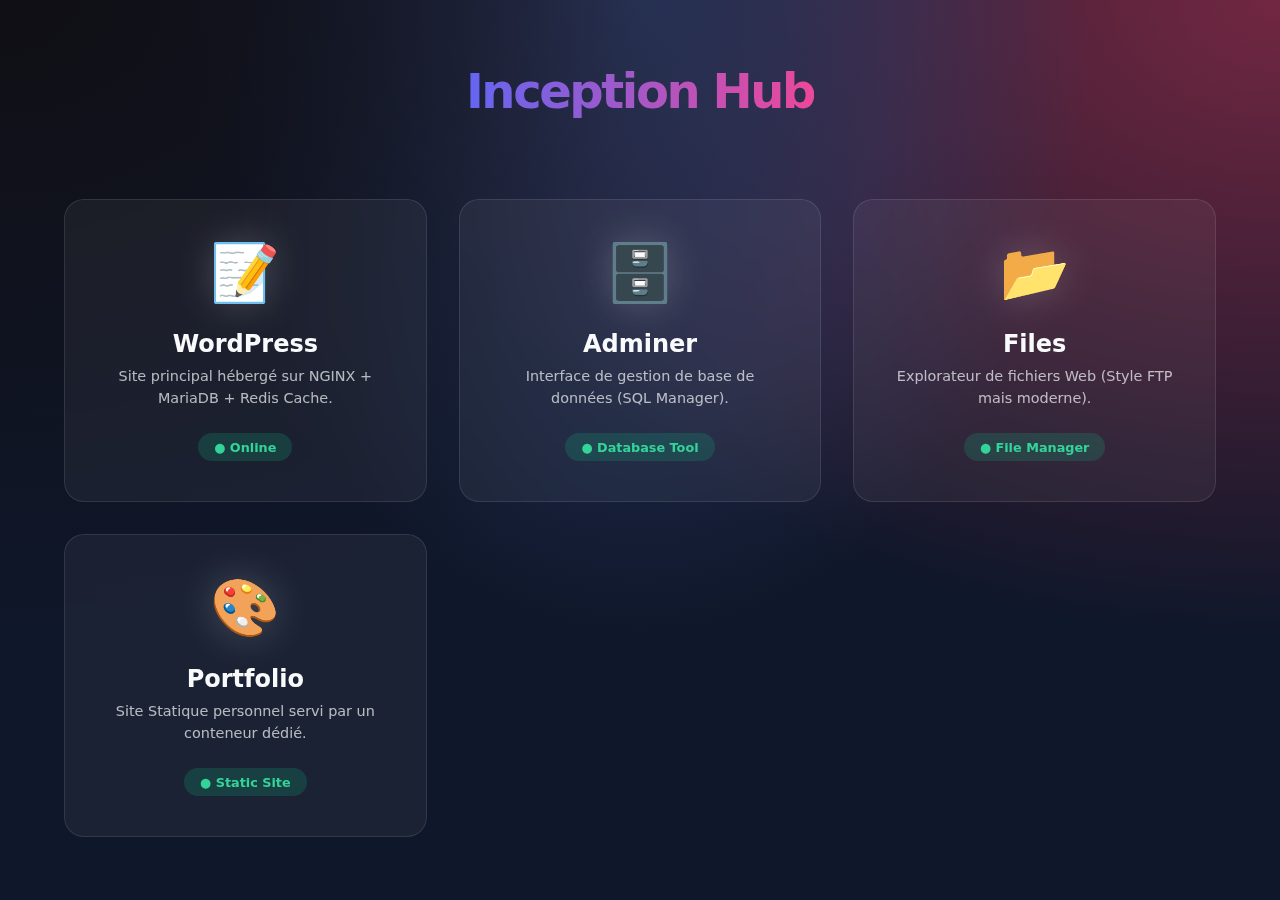
<file: bonus/srcs/requirements/dashboard/public/index.html>
<!DOCTYPE html>
<html lang="fr">

<head>
    <meta charset="UTF-8">
    <meta name="viewport" content="width=device-width, initial-scale=1.0">
    <title>Inception Hub</title>
    <style>
        :root {
            --primary: #6366f1;
            --secondary: #ec4899;
            --bg: #0f172a;
            --card-bg: rgba(255, 255, 255, 0.05);
            --card-border: rgba(255, 255, 255, 0.1);
            --text: #f8fafc;
        }

        body {
            margin: 0;
            padding: 0;
            font-family: 'Inter', system-ui, -apple-system, sans-serif;
            background-color: var(--bg);
            background-image:
                radial-gradient(at 0% 0%, hsla(253, 16%, 7%, 1) 0, transparent 50%),
                radial-gradient(at 50% 0%, hsla(225, 39%, 30%, 1) 0, transparent 50%),
                radial-gradient(at 100% 0%, hsla(339, 49%, 30%, 1) 0, transparent 50%);
            min-height: 100vh;
            color: var(--text);
            display: flex;
            flex-direction: column;
            align-items: center;
            justify-content: center;
        }

        h1 {
            font-size: 3rem;
            font-weight: 800;
            background: linear-gradient(to right, var(--primary), var(--secondary));
            -webkit-background-clip: text;
            -webkit-text-fill-color: transparent;
            margin-bottom: 3rem;
            text-align: center;
            letter-spacing: -0.05em;
        }

        .grid {
            display: grid;
            grid-template-columns: repeat(auto-fit, minmax(280px, 1fr));
            gap: 2rem;
            width: 90%;
            max-width: 1200px;
            padding: 2rem;
        }

        .card {
            background: var(--card-bg);
            backdrop-filter: blur(12px);
            border: 1px solid var(--card-border);
            border-radius: 20px;
            padding: 2.5rem;
            text-decoration: none;
            color: var(--text);
            transition: all 0.4s cubic-bezier(0.4, 0, 0.2, 1);
            position: relative;
            overflow: hidden;
            display: flex;
            flex-direction: column;
            align-items: center;
            text-align: center;
        }

        .card::before {
            content: '';
            position: absolute;
            top: 0;
            left: 0;
            width: 100%;
            height: 100%;
            background: linear-gradient(45deg, transparent, rgba(255, 255, 255, 0.03), transparent);
            transform: translateY(100%);
            transition: 0.5s;
        }

        .card:hover {
            transform: translateY(-8px);
            border-color: rgba(255, 255, 255, 0.3);
            box-shadow: 0 20px 40px rgba(0, 0, 0, 0.4);
        }

        .card:hover::before {
            transform: translateY(-100%);
        }

        .icon {
            font-size: 3.5rem;
            margin-bottom: 1.5rem;
            filter: drop-shadow(0 0 20px rgba(255, 255, 255, 0.2));
        }

        .title {
            font-size: 1.5rem;
            font-weight: 700;
            margin-bottom: 0.5rem;
        }

        .desc {
            font-size: 0.9rem;
            opacity: 0.7;
            line-height: 1.5;
        }

        .status {
            margin-top: 1.5rem;
            padding: 0.4rem 1rem;
            background: rgba(16, 185, 129, 0.2);
            color: #34d399;
            border-radius: 20px;
            font-size: 0.8rem;
            font-weight: 600;
        }
    </style>
</head>

<body>
    <h1>Inception Hub</h1>
    <div class="grid">
        <!-- WordPress -->
        <a href="/" class="card">
            <div class="icon">📝</div>
            <div class="title">WordPress</div>
            <div class="desc">Site principal hébergé sur NGINX + MariaDB + Redis Cache.</div>
            <div class="status">● Online</div>
        </a>

        <!-- Adminer -->
        <a href="/adminer/" class="card">
            <div class="icon">🗄️</div>
            <div class="title">Adminer</div>
            <div class="desc">Interface de gestion de base de données (SQL Manager).</div>
            <div class="status">● Database Tool</div>
        </a>

        <!-- File Browser -->
        <a href="/filebrowser/" class="card">
            <div class="icon">📂</div>
            <div class="title">Files</div>
            <div class="desc">Explorateur de fichiers Web (Style FTP mais moderne).</div>
            <div class="status">● File Manager</div>
        </a>

        <!-- Portfolio -->
        <a href="/portfolio/" class="card">
            <div class="icon">🎨</div>
            <div class="title">Portfolio</div>
            <div class="desc">Site Statique personnel servi par un conteneur dédié.</div>
            <div class="status">● Static Site</div>
        </a>
    </div>
</body>

</html>
</file>
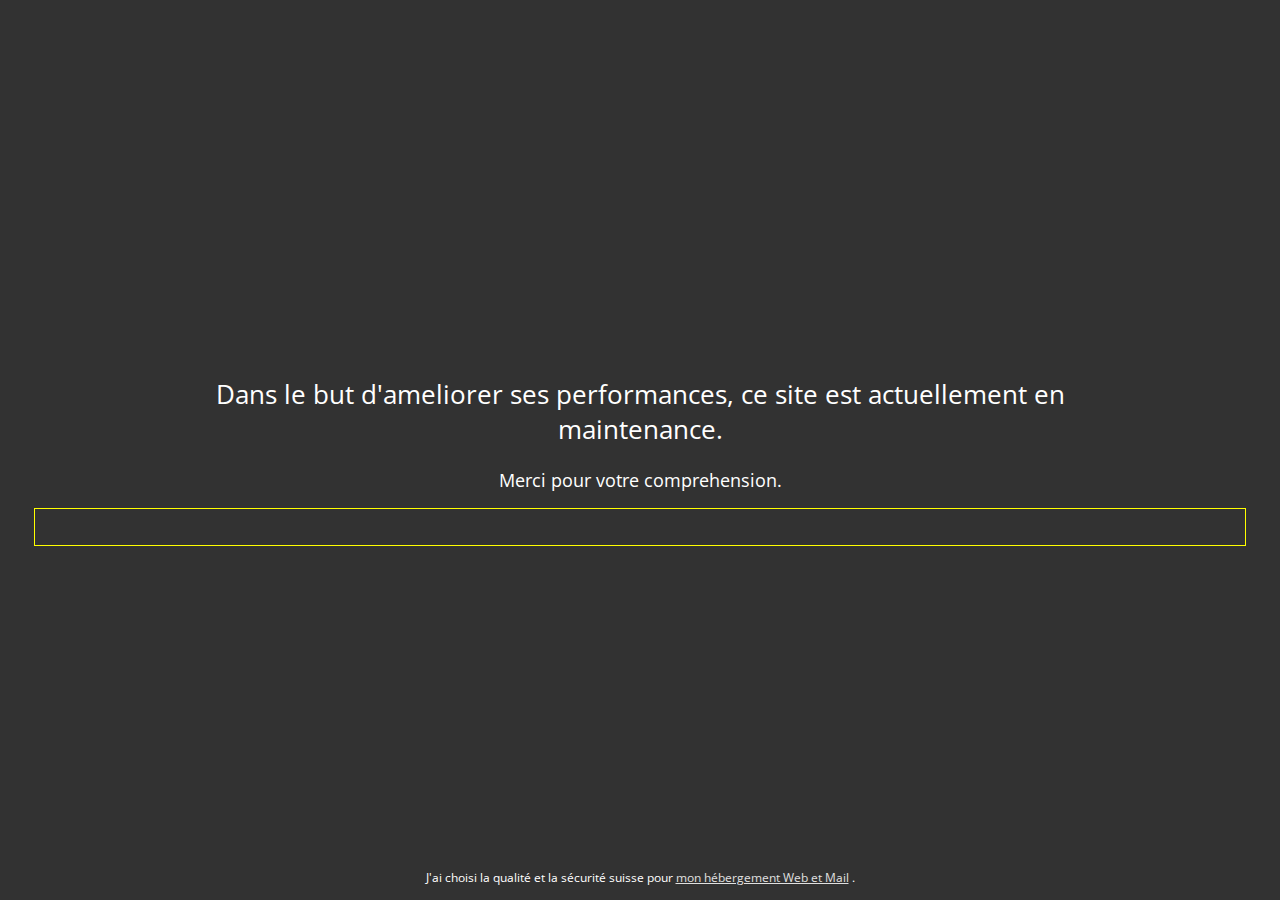
<file: ressourcess/public/.infomaniak-maintenance.html>
<!DOCTYPE html>
<html lang="fr">
  <head>
    <meta charset="UTF-8" />
    <title>Site en maintenance</title>
    <meta name="description" content="" />
    <meta name="generator" content="hosting-page-builder" />
    <meta name="viewport" content="width=device-width, initial-scale=1" />
    <meta name="og:url" content="http://167mbxbwfwl.preview.infomaniak.website/.infomaniak-maintenance.html" />
    <meta name="og:locale" content="fr" />
    <meta name="og:type" content="website" />
    <meta name="og:title" content="Site en maintenance" />
    <meta name="og:description" content="" />
    <meta name="og:updated_time" content="1762034282" />
    <link
      rel="stylesheet"
      href="https://assets.storage.infomaniak.com/fonts/font-awesome/4.3.0/css/font-awesome.min.css" />
    <link rel="stylesheet" href="https://fonts.googleapis.com/css?family=Open Sans" />
    <style>
      html,
      body {
        height: 100%;
        padding: 0;
        margin: 0;
      }
      .page {
        position: relative;
        display: table;
        table-layout: fixed;
        width: 100%;
        height: 100%;
        line-height: normal;
        text-align: center;
        font-family: Open Sans, sans-serif;
        font-size: 1.1em;
        color: #fff;
        background-color: #f0f0f0;
        background-size: cover;
        background-position: 50% 50%;
        background-repeat: no-repeat;
        background-attachment: fixed;
      }
      h1,
      h2,
      h3,
      h4,
      h5 {
        line-height: 1.3;
        font-weight: normal;
      }
      .bg-position-top {
        background-position: 50% 0;
      }
      .bg-position-middle {
        background-position: 50% 50%;
      }
      .bg-position-bottom {
        background-position: 50% 100%;
      }
      .page:before {
        content: '';
        position: absolute;
        top: 0;
        left: 0;
        bottom: 0;
        right: 0;
        filter: alpha(opacity=40);
        -ms-filter: 'progid:DXImageTransform.Microsoft.Alpha(Opacity=40)';
        opacity: 0.4;
      }
      img {
        max-width: 100%;
        width: auto\9;
        height: auto;
      }
      a,
      a:link {
        color: inherit;
        filter: alpha(opacity=85);
        -ms-filter: 'progid:DXImageTransform.Microsoft.Alpha(Opacity=85)';
        opacity: 0.85;
      }
      a:hover,
      a:focus,
      a:active {
        filter: alpha(opacity=100);
        -ms-filter: 'progid:DXImageTransform.Microsoft.Alpha(Opacity=100)';
        opacity: 1;
        -webkit-transition: all 0.3s ease-in-out;
        transition: all 0.3s ease-in-out;
      }
      ul,
      ol {
        display: inline-block;
        text-align: left;
        max-width: 50%;
      }
      .container {
        position: relative;
        display: table-cell;
        width: 100%;
        vertical-align: middle;
        padding: 1em 2em;
        z-index: 1;
      }
      .content {
        max-width: 900px;
        margin: 0 auto;
      }
      .social-links:empty {
        outline: 1px solid yellow;
      }
      .social-links {
        padding: 1em 0;
        vertical-align: middle;
      }
      .social-links a {
        padding: 0 0.3em;
        line-height: normal;
      }
      .hosting-info {
        position: absolute;
        display: block;
        bottom: 0;
        left: 0;
        right: 0;
        padding: 1em;
        font-size: 0.8em;
      }
      .hosting-info p {
        margin: 0;
        padding: 0;
        font-size: 12px;
      }
      .overlay-dark {
        background-color: #333;
      }
      .overlay-dark:before {
        background-color: #333;
      }
      .overlay-bright {
        background-color: white;
      }
      .overlay-bright:before {
        background-color: white;
        filter: alpha(opacity=70);
        -ms-filter: 'progid:DXImageTransform.Microsoft.Alpha(Opacity=70)';
        opacity: 0.7;
      }
      @media screen {
        .page[class] {
          background-image: url('https://assets.storage.infomaniak.website/images/background/unsplash/2Q8zDWkj0Yw-medium.jpg');
        }
      }
      body.debug:after {
        content: 'default';
        position: fixed;
        left: 0;
        bottom: 0;
        background-color: white;
        color: black;
        padding: 0.5em;
        font-size: 10px;
        text-transform: uppercase;
      }
      @media screen and (max-width: 640px) {
        body.debug:after {
          content: 'small';
        }
        h1 {
          font-size: 2em;
        }
        ul,
        ol {
          max-width: none;
        }
        .page {
          min-width: 300px;
        }
        .page .container {
          padding: 3em;
        }
        .page,
        .page[class] {
          background-image: url('https://assets.storage.infomaniak.website/images/background/unsplash/2Q8zDWkj0Yw-small.jpg');
        }
      }
      @media screen and (min-width: 641px) and (max-width: 1199px), (min-height: 500px) and (max-height: 1199px) {
        body.debug:after {
          content: 'medium';
        }
        .page,
        .page[class] {
          background-image: url('https://assets.storage.infomaniak.website/images/background/unsplash/2Q8zDWkj0Yw-medium.jpg');
        }
      }
      @media screen and (min-width: 1200px) {
        body.debug:after {
          content: 'large';
        }
        .page,
        .page[class] {
          background-image: url('https://assets.storage.infomaniak.website/images/background/unsplash/2Q8zDWkj0Yw-large.jpg');
        }
      }
      .page .fallback-bg {
        display: none;
      }
      .ie8 .page .fallback-bg {
        display: block;
        position: absolute;
        top: 0;
        left: 0;
        right: 0;
        bottom: 0;
        width: 100%;
        height: 100%;
        max-width: inherit;
        z-index: 0;
      }
    </style>
  </head>
  <body>
    <div id="page" class="page overlay-dark bg-position-middle">
      <div class="container">
        <div class="content">
          <h2>Dans le but d'ameliorer ses performances, ce site est actuellement en maintenance.</h2>
          <p>Merci pour votre comprehension.</p>
        </div>
        <div class="social-links"></div>
        <div class="hosting-info">
          <p>
            J&#39;ai choisi la qualité et la sécurité suisse pour
            <a href="https://www.infomaniak.com/fr/hebergement/classic" target="_blank">mon hébergement Web et Mail</a>
            .
          </p>
        </div>
      </div>
    </div>
  </body>
</html>
</file>
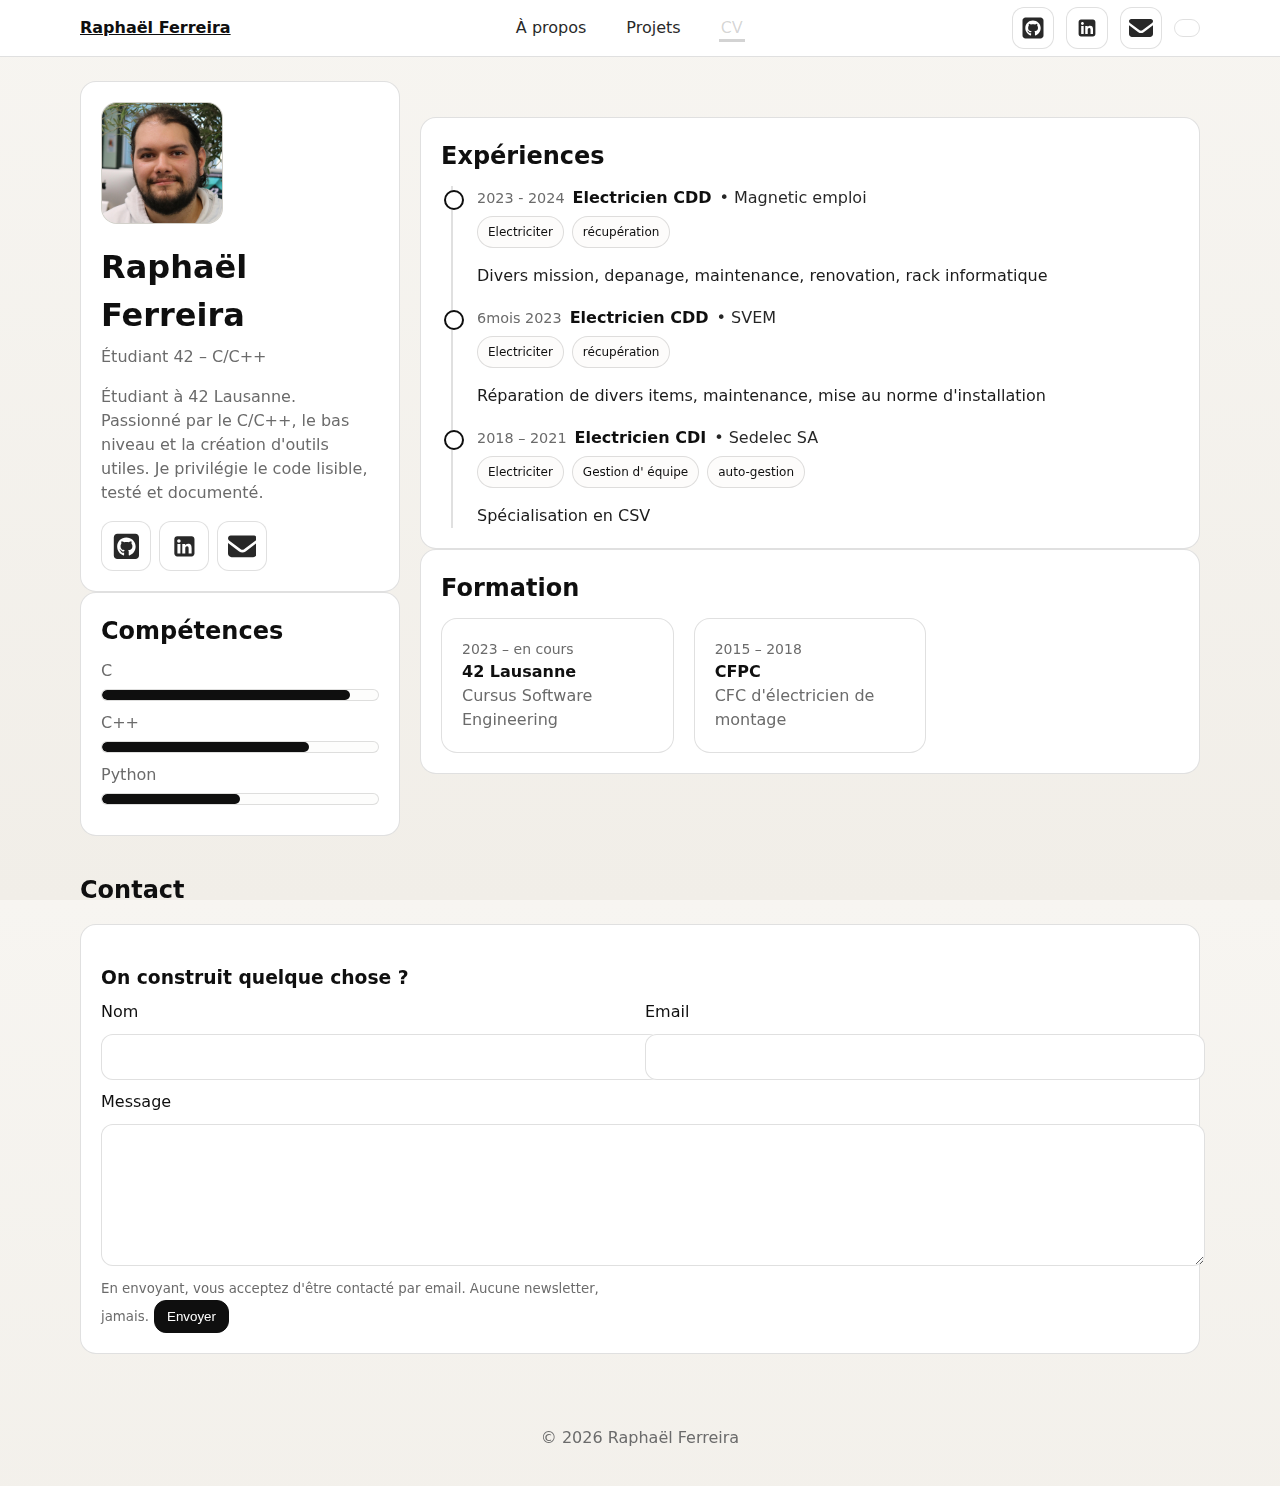
<file: ressourcess/public/cv.html>
<!DOCTYPE html>
<html lang="fr">
  <head>
    <meta charset="utf-8" />
    <meta name="viewport" content="width=device-width, initial-scale=1" />
    <title>CV – Raphaël Ferreira</title>
    <link rel="stylesheet" href="assets/css/styles.css" />
    <script src="assets/js/theme.js" defer></script>
    <script src="assets/js/cv.js" defer></script>
    <style>
      /* Mise en page papier 2 colonnes */
      main.container {
        padding-top: 24px;
      }
      .cv-grid {
        display: grid;
        gap: 20px;
      }
      @media (min-width: 980px) {
        .cv-grid {
          grid-template-columns: 320px 1fr;
        }
      }
      .left-col .avatar {
        width: 120px;
        height: 120px;
        border-radius: 16px;
        border: 1px solid var(--border);
        background: var(--bg-soft);
        object-fit: cover;
      }
      .left-col .block {
        margin-top: 16px;
      }
      .skill {
        display: grid;
        gap: 6px;
        margin: 10px 0;
      }
      .skill .bar {
        height: 10px;
        border: 1px solid var(--border);
        border-radius: 999px;
        background: color-mix(in oklab, var(--card), var(--bg) 20%);
        overflow: hidden;
      }
      .skill .bar > span {
        display: block;
        height: 100%;
        background: var(--accent);
        border-radius: 999px;
      }
      .timeline {
        position: relative;
      }
      .timeline::before {
        content: '';
        position: absolute;
        left: 10px;
        top: 0;
        bottom: 0;
        width: 2px;
        background: var(--border);
      }
      .xp {
        position: relative;
        padding-left: 36px;
        margin: 0 0 18px;
      }
      .xp:last-child {
        margin-bottom: 0;
      }
      .xp::before {
        content: '';
        position: absolute;
        left: 3px;
        top: 4px;
        width: 16px;
        height: 16px;
        border-radius: 999px;
        border: 2px solid var(--accent);
        background: var(--card);
      }
      .xp .head {
        display: flex;
        flex-wrap: wrap;
        gap: 8px;
        align-items: baseline;
      }
      .xp .period {
        font-size: 0.9rem;
        color: var(--muted);
      }
      .xp .title {
        font-weight: 600;
      }
      .xp .company {
        opacity: 0.9;
      }
      .xp .tags {
        display: flex;
        gap: 8px;
        flex-wrap: wrap;
        margin-top: 6px;
      }
      .xp .desc {
        margin-top: 8px;
        opacity: 0.95;
      }
      /* Style spécifique pour le lien CV : underline via box-shadow pour un rendu
         plus contrôlé que text-decoration (évite les conflits entre pages). */
      .nav-center a[href='#CV'].actif {
        text-decoration: none;
        color: var(--link-hover) !important;
        box-shadow: inset 0 -3px 0 var(--link-hover);
      }
      @media print {
        header {
          display: none;
        }
        body {
          background: white;
        }
      }
    </style>
    <meta
      name="description"
      content="CV interactif de Raphaël Ferreira: expériences, compétences, formation, projets." />
  </head>
  <body>
    <header>
      <div class="container nav">
        <div class="nav-left">
          <a href="../#home" class="brand">Raphaël Ferreira</a>
        </div>
        <nav class="links nav-center" aria-label="Navigation principale">
          <a href="index.html#about">À propos</a>
          <a href="index.html#projects">Projets</a>
          <a href="#CV" class="actif">CV</a>
        </nav>
        <div class="nav-right" aria-label="Liens sociaux et actions">
          <a
            class="icon-link github"
            href="https://github.com/RaphyStoll"
            target="_blank"
            rel="noopener noreferrer"
            aria-label="GitHub"
            title="GitHub">
            <svg viewBox="0 0 448 512" role="img" aria-hidden="true">
              <title>GitHub</title>
              <path
                d="M448 96c0-35.3-28.7-64-64-64L64 32C28.7 32 0 60.7 0 96L0 416c0 35.3 28.7 64 64 64l320 0c35.3 0 64-28.7 64-64l0-320zM265.8 407.7c0-1.8 0-6 .1-11.6 .1-11.4 .1-28.8 .1-43.7 0-15.6-5.2-25.5-11.3-30.7 37-4.1 76-9.2 76-73.1 0-18.2-6.5-27.3-17.1-39 1.7-4.3 7.4-22-1.7-45-13.9-4.3-45.7 17.9-45.7 17.9-26.6-7.5-56.6-7.5-83.2 0 0 0-31.8-22.2-45.7-17.9-9.1 22.9-3.5 40.6-1.7 45-10.6 11.7-15.6 20.8-15.6 39 0 63.6 37.3 69 74.3 73.1-4.8 4.3-9.1 11.7-10.6 22.3-9.5 4.3-33.8 11.7-48.3-13.9-9.1-15.8-25.5-17.1-25.5-17.1-16.2-.2-1.1 10.2-1.1 10.2 10.8 5 18.4 24.2 18.4 24.2 9.7 29.7 56.1 19.7 56.1 19.7 0 9 .1 21.7 .1 30.6 0 4.8 .1 8.6 .1 10 0 4.3-3 9.5-11.5 8-66-22.1-112.2-84.9-112.2-158.3 0-91.8 70.2-161.5 162-161.5S388 165.6 388 257.4c.1 73.4-44.7 136.3-110.7 158.3-8.4 1.5-11.5-3.7-11.5-8z" />
            </svg>
          </a>
          <a
            class="icon-link linkedin"
            href="https://www.linkedin.com/in/raphaël-ferreira"
            target="_blank"
            rel="noopener noreferrer"
            aria-label="LinkedIn"
            title="LinkedIn">
            <svg viewBox="0 0 640 640" role="img" aria-hidden="true">
              <title>LinkedIn</title>
              <path
                d="M160 96C124.7 96 96 124.7 96 160L96 480C96 515.3 124.7 544 160 544L480 544C515.3 544 544 515.3 544 480L544 160C544 124.7 515.3 96 480 96L160 96zM165 266.2L231.5 266.2L231.5 480L165 480L165 266.2zM236.7 198.5C236.7 219.8 219.5 237 198.2 237C176.9 237 159.7 219.8 159.7 198.5C159.7 177.2 176.9 160 198.2 160C219.5 160 236.7 177.2 236.7 198.5zM413.9 480L413.9 376C413.9 351.2 413.4 319.3 379.4 319.3C344.8 319.3 339.5 346.3 339.5 374.2L339.5 480L273.1 480L273.1 266.2L336.8 266.2L336.8 295.4L337.7 295.4C346.6 278.6 368.3 260.9 400.6 260.9C467.8 260.9 480.3 305.2 480.3 362.8L480.3 480L413.9 480z" />
            </svg>
          </a>
          <a class="icon-link mail" href="#contact" aria-label="Aller au formulaire de contact" title="Contact">
            <svg viewBox="0 0 512 512" role="img" aria-hidden="true">
              <title>Contact</title>
              <path
                d="M48 64c-26.5 0-48 21.5-48 48 0 15.1 7.1 29.3 19.2 38.4l208 156c17.1 12.8 40.5 12.8 57.6 0l208-156c12.1-9.1 19.2-23.3 19.2-38.4 0-26.5-21.5-48-48-48L48 64zM0 196L0 384c0 35.3 28.7 64 64 64l384 0c35.3 0 64-28.7 64-64l0-188-198.4 148.8c-34.1 25.6-81.1 25.6-115.2 0L0 196z" />
            </svg>
          </a>
          <button id="themeBtn" class="btn ghost" aria-label="Basculer le thème"></button>
        </div>
      </div>
    </header>

    <main class="container">
      <div class="cv-grid">
        <aside class="left-col">
          <div class="card">
            <div class="pad">
              <img id="avatar" class="avatar" alt="Photo de profil" />
              <h1 id="name" style="margin: 12px 0 6px">Raphaël Ferreira</h1>
              <div class="muted">
                <span id="role">Étudiant 42 – C/C++</span>
              </div>
              <div class="block">
                <p id="about" class="muted" style="margin: 0"></p>
              </div>
              <div class="block">
                <div class="stack social-links" id="links" data-static="true">
                  <a
                    class="icon-link github"
                    href="https://github.com/RaphyStoll"
                    target="_blank"
                    rel="noopener noreferrer"
                    aria-label="GitHub"
                    title="GitHub">
                    <svg viewBox="0 0 448 512" role="img" aria-hidden="true">
                      <title>GitHub</title>
                      <path
                        d="M448 96c0-35.3-28.7-64-64-64L64 32C28.7 32 0 60.7 0 96L0 416c0 35.3 28.7 64 64 64l320 0c35.3 0 64-28.7 64-64l0-320zM265.8 407.7c0-1.8 0-6 .1-11.6 .1-11.4 .1-28.8 .1-43.7 0-15.6-5.2-25.5-11.3-30.7 37-4.1 76-9.2 76-73.1 0-18.2-6.5-27.3-17.1-39 1.7-4.3 7.4-22-1.7-45-13.9-4.3-45.7 17.9-45.7 17.9-26.6-7.5-56.6-7.5-83.2 0 0 0-31.8-22.2-45.7-17.9-9.1 22.9-3.5 40.6-1.7 45-10.6 11.7-15.6 20.8-15.6 39 0 63.6 37.3 69 74.3 73.1-4.8 4.3-9.1 11.7-10.6 22.3-9.5 4.3-33.8 11.7-48.3-13.9-9.1-15.8-25.5-17.1-25.5-17.1-16.2-.2-1.1 10.2-1.1 10.2 10.8 5 18.4 24.2 18.4 24.2 9.7 29.7 56.1 19.7 56.1 19.7 0 9 .1 21.7 .1 30.6 0 4.8 .1 8.6 .1 10 0 4.3-3 9.5-11.5 8-66-22.1-112.2-84.9-112.2-158.3 0-91.8 70.2-161.5 162-161.5S388 165.6 388 257.4c.1 73.4-44.7 136.3-110.7 158.3-8.4 1.5-11.5-3.7-11.5-8z" />
                    </svg>
                  </a>
                  <a
                    class="icon-link linkedin"
                    href="https://www.linkedin.com/in/raphaël-ferreira"
                    target="_blank"
                    rel="noopener noreferrer"
                    aria-label="LinkedIn"
                    title="LinkedIn">
                    <svg viewBox="0 0 640 640" role="img" aria-hidden="true">
                      <title>LinkedIn</title>
                      <path
                        d="M160 96C124.7 96 96 124.7 96 160L96 480C96 515.3 124.7 544 160 544L480 544C515.3 544 544 515.3 544 480L544 160C544 124.7 515.3 96 480 96L160 96zM165 266.2L231.5 266.2L231.5 480L165 480L165 266.2zM236.7 198.5C236.7 219.8 219.5 237 198.2 237C176.9 237 159.7 219.8 159.7 198.5C159.7 177.2 176.9 160 198.2 160C219.5 160 236.7 177.2 236.7 198.5zM413.9 480L413.9 376C413.9 351.2 413.4 319.3 379.4 319.3C344.8 319.3 339.5 346.3 339.5 374.2L339.5 480L273.1 480L273.1 266.2L336.8 266.2L336.8 295.4L337.7 295.4C346.6 278.6 368.3 260.9 400.6 260.9C467.8 260.9 480.3 305.2 480.3 362.8L480.3 480L413.9 480z" />
                    </svg>
                  </a>
                  <a class="icon-link mail" href="#contact" aria-label="Aller au formulaire de contact" title="Contact">
                    <svg viewBox="0 0 512 512" role="img" aria-hidden="true">
                      <title>Contact</title>
                      <path
                        d="M48 64c-26.5 0-48 21.5-48 48 0 15.1 7.1 29.3 19.2 38.4l208 156c17.1 12.8 40.5 12.8 57.6 0l208-156c12.1-9.1 19.2-23.3 19.2-38.4 0-26.5-21.5-48-48-48L48 64zM0 196L0 384c0 35.3 28.7 64 64 64l384 0c35.3 0 64-28.7 64-64l0-188-198.4 148.8c-34.1 25.6-81.1 25.6-115.2 0L0 196z" />
                    </svg>
                  </a>
                </div>
              </div>
            </div>
          </div>

          <div class="card">
            <div class="pad">
              <h2 style="margin: 0 0 6px">Compétences</h2>
              <div id="skills"></div>
            </div>
          </div>
        </aside>

        <section>
          <div class="card">
            <div class="pad">
              <h2 style="margin: 0 0 12px">Expériences</h2>
              <div id="timeline" class="timeline"></div>
            </div>
          </div>

          <div class="card">
            <div class="pad">
              <h2 style="margin: 0 0 12px">Formation</h2>
              <div id="education" class="grid g-3"></div>
            </div>
          </div>
        </section>
      </div>
    </main>
    <section id="contact">
      <div class="container">
        <h2>Contact</h2>
        <div class="card">
          <div class="pad">
            <h3 class="mb-8">On construit quelque chose ?</h3>

            <form id="contactForm" class="row row2">
              <input
                type="text"
                id="company"
                name="company"
                autocomplete="off"
                tabindex="-1"
                style="position: absolute; left: -9999px; opacity: 0; pointer-events: none"
                aria-hidden="true" />
              <div class="row">
                <label for="name">Nom</label>
                <input id="name" name="name" required />
              </div>
              <div class="row">
                <label for="email">Email</label>
                <input id="email" type="email" name="email" required />
              </div>
              <div class="row full">
                <label for="message">Message</label>
                <textarea id="message" name="message" rows="5" required></textarea>
              </div>
              <div class="form-actions">
                <small>En envoyant, vous acceptez d'être contacté par email. Aucune newsletter, jamais.</small>
                <button class="btn primary" type="submit" id="sendBtn">Envoyer</button>
              </div>
              <div id="formStatus" class="mt-8"></div>
            </form>
          </div>
        </div>
      </div>
    </section>

    <footer>
      <div class="container">
        ©
        <span id="year"></span>
        Raphaël Ferreira
      </div>
    </footer>
  </body>
</html>
</file>
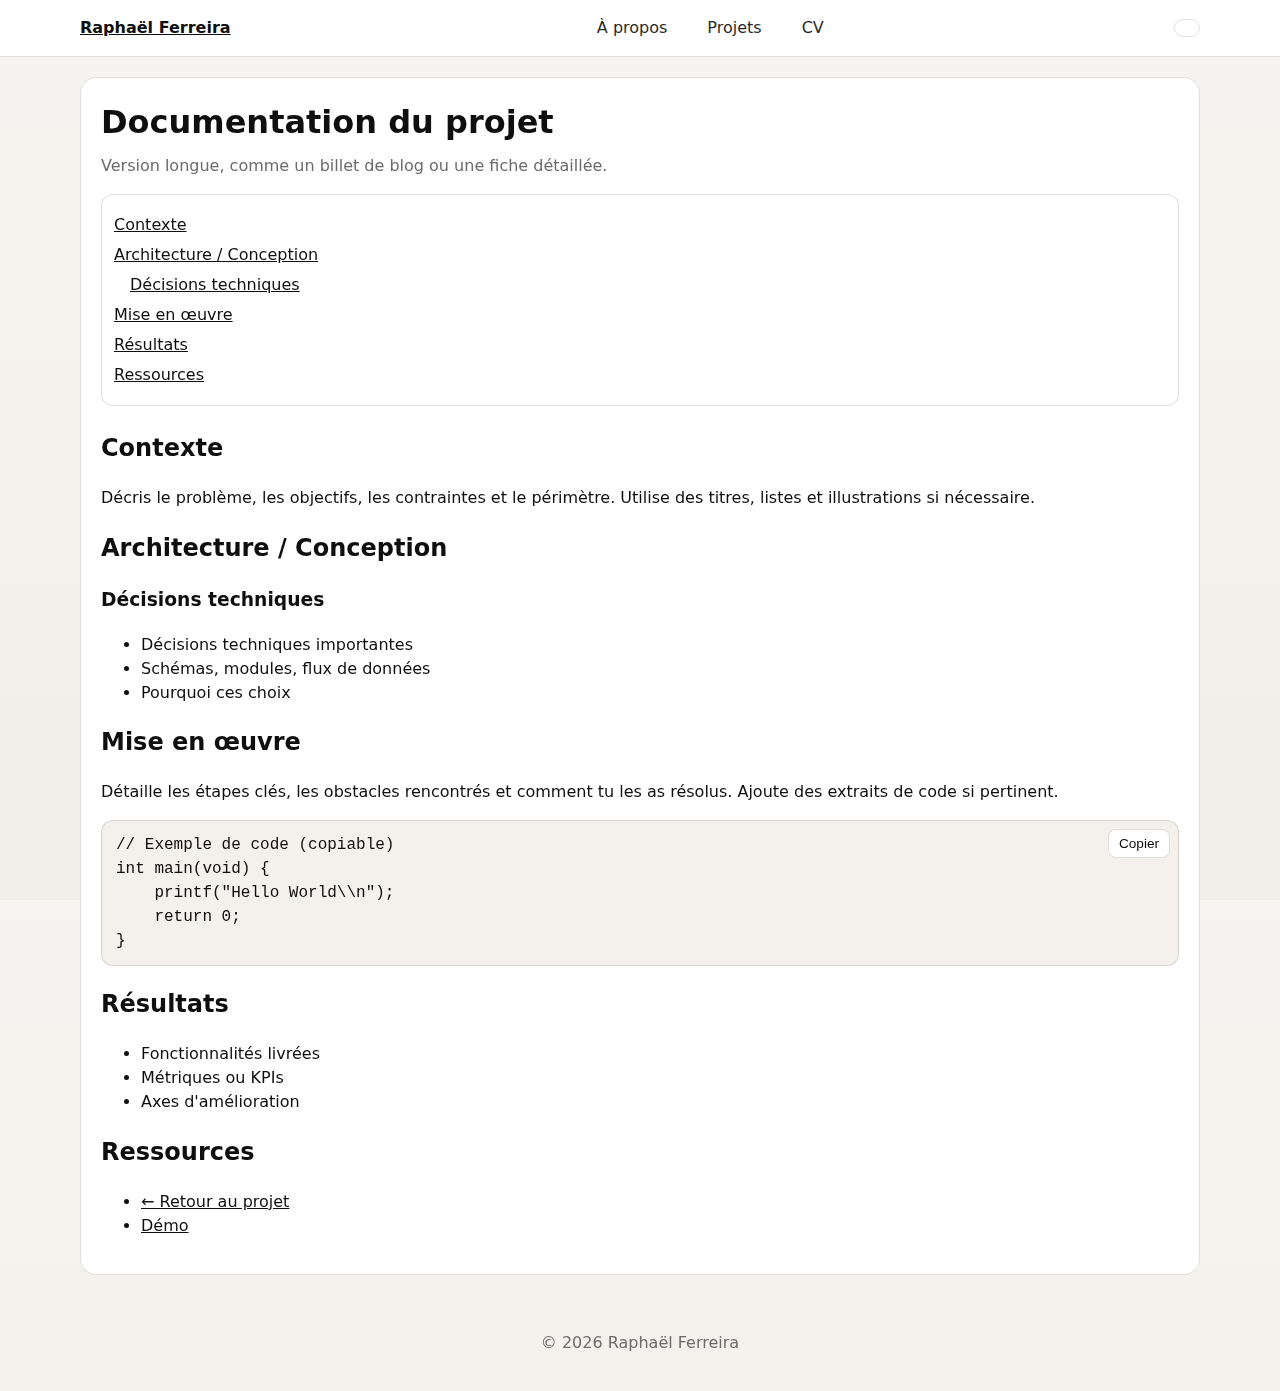
<file: ressourcess/public/projects/libft/doc.html>
<!DOCTYPE html>
<html lang="fr">
  <head>
    <meta charset="utf-8" />
    <meta name="viewport" content="width=device-width, initial-scale=1" />
    <title>Documentation — Template</title>
    <meta name="description" content="Documentation détaillée du projet (template)." />
    <link rel="stylesheet" href="../../assets/css/styles.css" />
    <link rel="stylesheet" href="../../assets/css/projects.css" />
    <script src="../../assets/js/theme.js" defer></script>
    <script src="../../assets/js/doc.js" defer></script>
  </head>
  <body>
    <header>
      <div class="container nav">
        <div class="nav-left">
          <a href="/index.html#home" class="brand">Raphaël Ferreira</a>
        </div>
        <nav class="links nav-center" aria-label="Navigation principale">
          <a href="/index.html#about">À propos</a>
          <a href="/index.html#projects">Projets</a>
          <a id="cvLink" href="/cv.html" aria-label="Ouvrir mon CV">CV</a>
        </nav>
        <div class="nav-right" aria-label="Liens sociaux et actions">
          <button id="themeBtn" class="btn ghost" aria-label="Basculer le thème"></button>
        </div>
      </div>
    </header>

    <main class="container pad">
      <article class="card">
        <div class="pad">
          <h1 style="margin: 0 0 8px">Documentation du projet</h1>
          <p class="muted" style="margin: 0 0 16px">Version longue, comme un billet de blog ou une fiche détaillée.</p>

          <nav id="toc" class="doc-toc" aria-label="Sommaire">
            <h2 style="margin: 0 0 6px; font-size: 1rem">Sommaire</h2>
            <!-- La table des matières sera injectée ici -->
          </nav>

          <div id="doc" class="doc-content">
            <h2>Contexte</h2>
            <p>
              Décris le problème, les objectifs, les contraintes et le périmètre. Utilise des titres, listes et
              illustrations si nécessaire.
            </p>

            <h2>Architecture / Conception</h2>
            <h3>Décisions techniques</h3>
            <ul>
              <li>Décisions techniques importantes</li>
              <li>Schémas, modules, flux de données</li>
              <li>Pourquoi ces choix</li>
            </ul>

            <h2>Mise en œuvre</h2>
            <p>
              Détaille les étapes clés, les obstacles rencontrés et comment tu les as résolus. Ajoute des extraits de
              code si pertinent.
            </p>

            <pre><code>// Exemple de code (copiable)
int main(void) {
    printf("Hello World\\n");
    return 0;
}
</code></pre>

            <h2>Résultats</h2>
            <ul>
              <li>Fonctionnalités livrées</li>
              <li>Métriques ou KPIs</li>
              <li>Axes d'amélioration</li>
            </ul>

            <h2>Ressources</h2>
            <ul>
              <li><a href="./index.html">← Retour au projet</a></li>
              <li><a href="./live.html">Démo</a></li>
            </ul>
          </div>
        </div>
      </article>
    </main>

    <footer>
      <div class="container">
        ©
        <span id="year"></span>
        Raphaël Ferreira
      </div>
    </footer>

    <script>
      document.addEventListener('DOMContentLoaded', () => {
        const y = document.getElementById('year')
        if (y) y.textContent = new Date().getFullYear()
      })
    </script>
  </body>
</html>
</file>
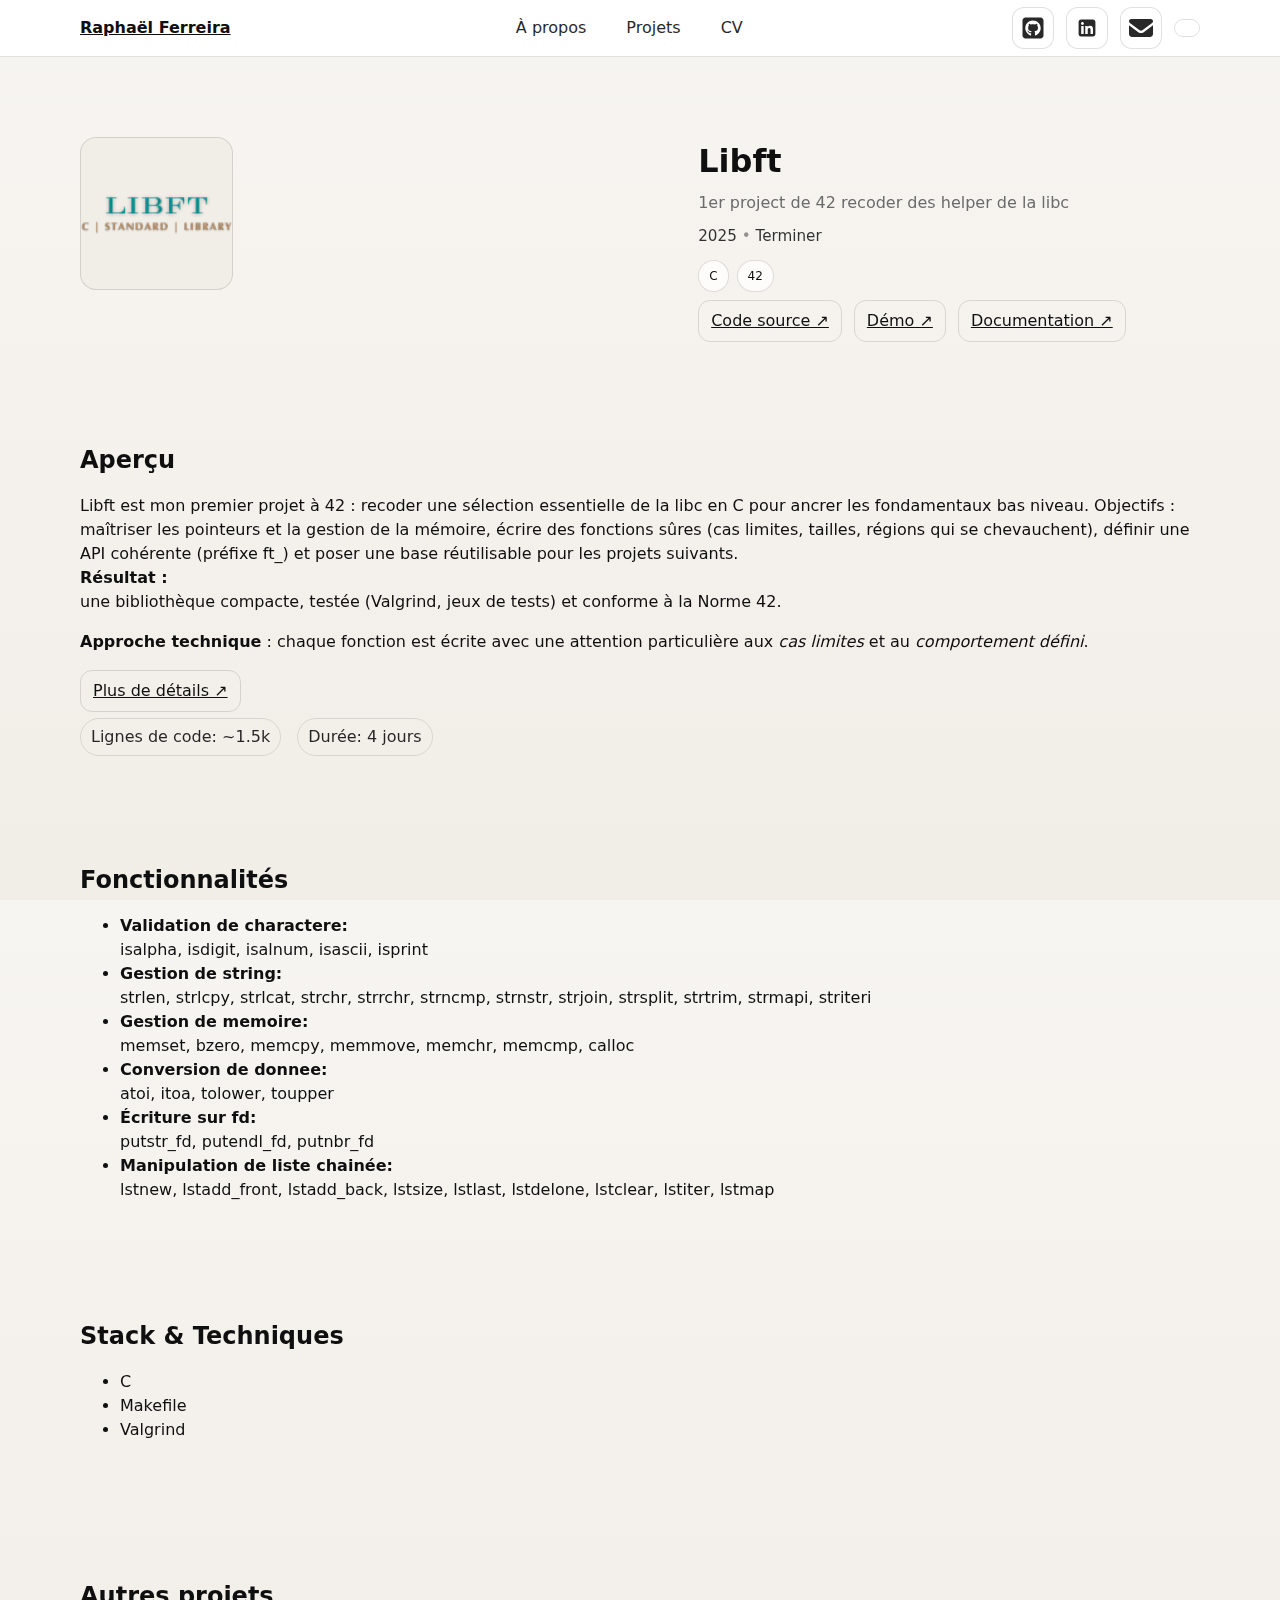
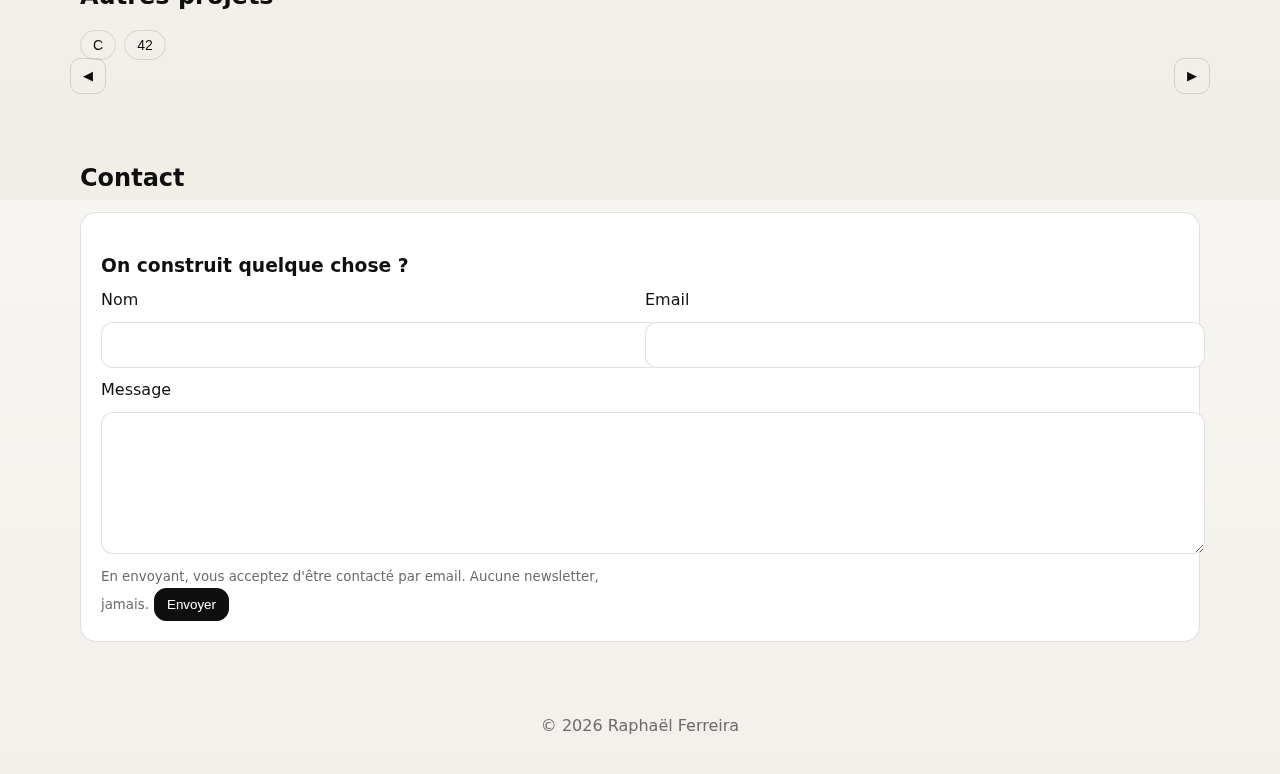
<file: ressourcess/public/projects/libft/libft.html>
<!DOCTYPE html>
<html lang="fr">
  <head>
    <meta charset="utf-8" />
    <meta name="viewport" content="width=device-width, initial-scale=1" />
    <title>Projet – Template</title>
    <link rel="stylesheet" href="../../assets/css/styles.css" />
    <link rel="stylesheet" href="../../assets/css/projects.css" />
    <meta name="description" content="Page projet basée sur un template réutilisable." />
    <script src="../../assets/js/theme.js" defer></script>
    <script src="../../assets/js/projects.js" defer></script>
    <script src="../../assets/js/data-project.js" defer></script>
    <script src="../../assets/js/carousel.js" defer></script>
  </head>
  <body>
    <header>
      <div class="container nav">
        <div class="nav-left">
          <a href="/index.html#home" class="brand">Raphaël Ferreira</a>
        </div>
        <nav class="links nav-center" aria-label="Navigation principale">
          <a href="/index.html#about">À propos</a>
          <a href="/index.html#projects">Projets</a>
          <a id="cvLink" href="/cv.html" aria-label="Ouvrir mon CV">CV</a>
        </nav>
        <div class="nav-right" aria-label="Liens sociaux et actions">
          <a
            class="icon-link github"
            href="https://github.com/RaphyStoll"
            target="_blank"
            rel="noopener noreferrer"
            aria-label="GitHub"
            title="GitHub">
            <svg viewBox="0 0 448 512" role="img" aria-hidden="true">
              <title>GitHub</title>
              <path
                d="M448 96c0-35.3-28.7-64-64-64L64 32C28.7 32 0 60.7 0 96L0 416c0 35.3 28.7 64 64 64l320 0c35.3 0 64-28.7 64-64l0-320zM265.8 407.7c0-1.8 0-6 .1-11.6 .1-11.4 .1-28.8 .1-43.7 0-15.6-5.2-25.5-11.3-30.7 37-4.1 76-9.2 76-73.1 0-18.2-6.5-27.3-17.1-39 1.7-4.3 7.4-22-1.7-45-13.9-4.3-45.7 17.9-45.7 17.9-26.6-7.5-56.6-7.5-83.2 0 0 0-31.8-22.2-45.7-17.9-9.1 22.9-3.5 40.6-1.7 45-10.6 11.7-15.6 20.8-15.6 39 0 63.6 37.3 69 74.3 73.1-4.8 4.3-9.1 11.7-10.6 22.3-9.5 4.3-33.8 11.7-48.3-13.9-9.1-15.8-25.5-17.1-25.5-17.1-16.2-.2-1.1 10.2-1.1 10.2 10.8 5 18.4 24.2 18.4 24.2 9.7 29.7 56.1 19.7 56.1 19.7 0 9 .1 21.7 .1 30.6 0 4.8 .1 8.6 .1 10 0 4.3-3 9.5-11.5 8-66-22.1-112.2-84.9-112.2-158.3 0-91.8 70.2-161.5 162-161.5S388 165.6 388 257.4c.1 73.4-44.7 136.3-110.7 158.3-8.4 1.5-11.5-3.7-11.5-8z" />
            </svg>
          </a>
          <a
            class="icon-link linkedin"
            href="https://www.linkedin.com/in/raphaël-ferreira"
            target="_blank"
            rel="noopener noreferrer"
            aria-label="LinkedIn"
            title="LinkedIn">
            <svg viewBox="0 0 640 640" role="img" aria-hidden="true">
              <title>LinkedIn</title>
              <path
                d="M160 96C124.7 96 96 124.7 96 160L96 480C96 515.3 124.7 544 160 544L480 544C515.3 544 544 515.3 544 480L544 160C544 124.7 515.3 96 480 96L160 96zM165 266.2L231.5 266.2L231.5 480L165 480L165 266.2zM236.7 198.5C236.7 219.8 219.5 237 198.2 237C176.9 237 159.7 219.8 159.7 198.5C159.7 177.2 176.9 160 198.2 160C219.5 160 236.7 177.2 236.7 198.5zM413.9 480L413.9 376C413.9 351.2 413.4 319.3 379.4 319.3C344.8 319.3 339.5 346.3 339.5 374.2L339.5 480L273.1 480L273.1 266.2L336.8 266.2L336.8 295.4L337.7 295.4C346.6 278.6 368.3 260.9 400.6 260.9C467.8 260.9 480.3 305.2 480.3 362.8L480.3 480L413.9 480z" />
            </svg>
          </a>
          <a class="icon-link mail" href="#contact" aria-label="Aller au formulaire de contact" title="Contact">
            <svg viewBox="0 0 512 512" role="img" aria-hidden="true">
              <title>Contact</title>
              <path
                d="M48 64c-26.5 0-48 21.5-48 48 0 15.1 7.1 29.3 19.2 38.4l208 156c17.1 12.8 40.5 12.8 57.6 0l208-156c12.1-9.1 19.2-23.3 19.2-38.4 0-26.5-21.5-48-48-48L48 64zM0 196L0 384c0 35.3 28.7 64 64 64l384 0c35.3 0 64-28.7 64-64l0-188-198.4 148.8c-34.1 25.6-81.1 25.6-115.2 0L0 196z" />
            </svg>
          </a>
          <button id="themeBtn" class="btn ghost" aria-label="Basculer le thème"></button>
        </div>
      </div>
    </header>

    <main class="container pad">
      <section class="project-hero">
        <div id="cover" class="project-cover square"></div>
        <div>
          <h1 id="title" style="margin: 0 0 6px 0">Titre du projet</h1>
          <p id="subtitle" class="muted" style="margin: 0 0 10px 0">Sous-titre</p>
          <div class="project-meta">
            <span id="date">YYYY</span>
            <span style="opacity: 0.5">•</span>
            <span id="status">Statut</span>
          </div>
          <div id="tags" class="proj-tags" style="margin: 12px 0 6px"></div>
          <div class="project-actions">
            <!-- Hrefs par défaut pour fonctionnement même si le chargement des données échoue -->
            <a id="repoBtn" class="btn" target="_blank" rel="noopener" href="https://github.com/RaphyStoll">
              Code source ↗
            </a>
            <a id="liveBtn" class="btn" target="_blank" rel="noopener" href="./live.html">Démo ↗</a>
            <a id="docBtn" class="btn" target="_blank" rel="noopener" href="./doc.html">Documentation ↗</a>
          </div>
        </div>
      </section>

      <section class="section">
        <h2>Aperçu</h2>
        <p id="overview">Résumé concis.</p>
        <div id="details" style="margin-top: 12px"></div>
        <div style="margin-top: 10px">
          <a id="moreBtn" class="btn" target="_blank" rel="noopener" style="display: none">Plus de détails ↗</a>
        </div>
        <div class="kpi" id="kpi"></div>
      </section>

      <section class="section">
        <h2>Fonctionnalités</h2>
        <ul id="features" style="margin-top: 8px"></ul>
      </section>

      <section class="section">
        <h2>Stack & Techniques</h2>
        <ul id="stack" style="margin-top: 8px"></ul>
      </section>
    </main>

    <!-- Embedded carousel (projects) -->
    <section id="projects">
      <div class="container">
        <h2>Autres projets</h2>
        <div id="tagBar" class="tags"></div>
        <div class="arrows">
          <div id="grid" class="grid g-3"></div>
        </div>
        <div id="pager" class="pager"></div>
      </div>
    </section>

    <section id="contact">
      <div class="container">
        <h2>Contact</h2>
        <div class="card">
          <div class="pad">
            <h3 class="mb-8">On construit quelque chose ?</h3>
            <form class="row row2">
              <div class="row">
                <label for="name">Nom</label>
                <input id="name" name="name" />
              </div>
              <div class="row">
                <label for="email">Email</label>
                <input id="email" type="email" name="email" />
              </div>
              <div class="row full">
                <label for="message">Message</label>
                <textarea id="message" name="message" rows="5"></textarea>
              </div>
              <div class="form-actions">
                <small>En envoyant, vous acceptez d'être contacté par email. Aucune newsletter, jamais.</small>
                <button class="btn primary" type="submit">Envoyer</button>
              </div>
            </form>
          </div>
        </div>
      </div>
    </section>

    <footer>
      <div class="container">
        ©
        <span id="year"></span>
        Raphaël Ferreira
      </div>
    </footer>
  </body>
</html>
</file>
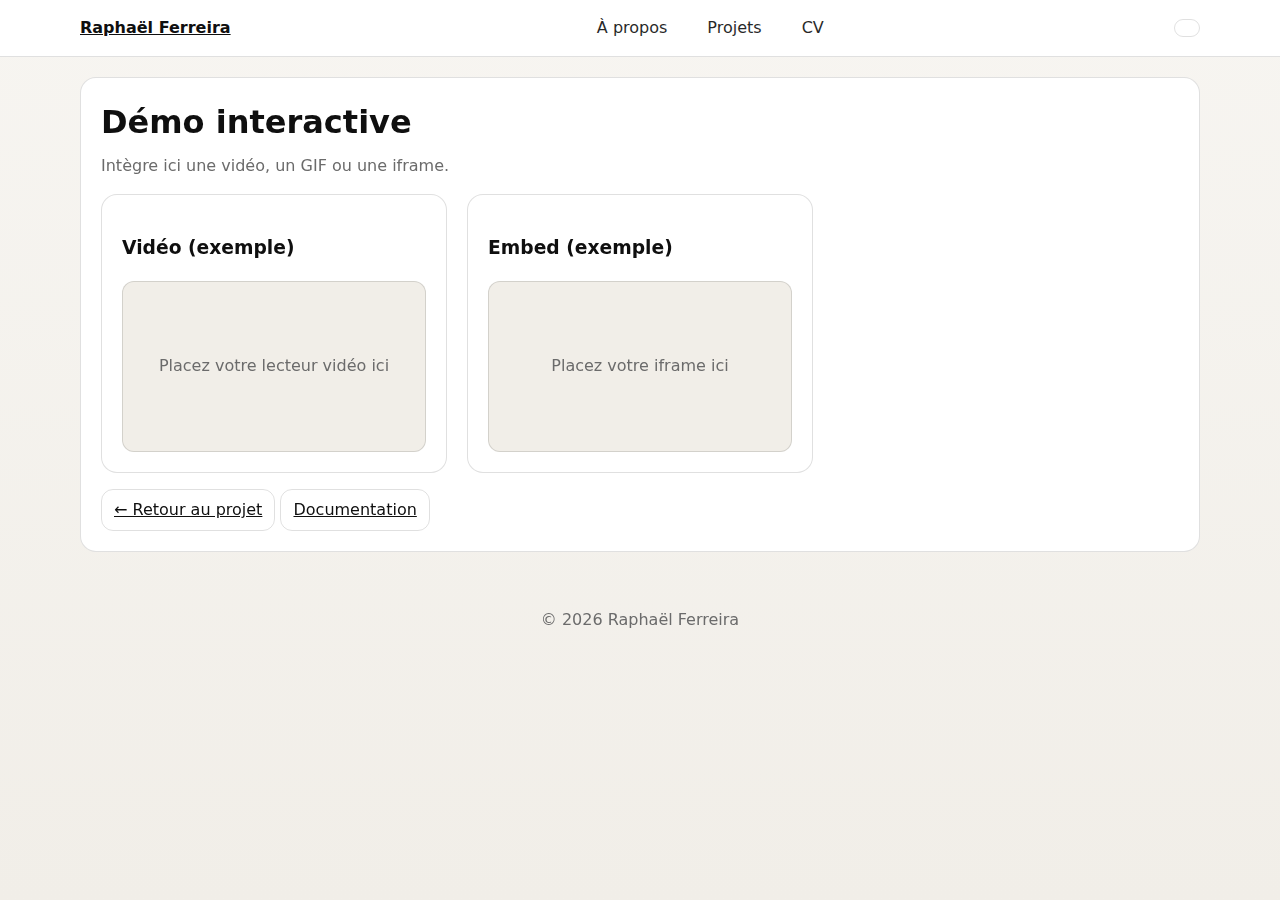
<file: ressourcess/public/projects/libft/live.html>
<!DOCTYPE html>
<html lang="fr">
  <head>
    <meta charset="utf-8" />
    <meta name="viewport" content="width=device-width, initial-scale=1" />
    <title>Démo — Template</title>
    <meta name="description" content="Page de démonstration du projet (template)." />
    <link rel="stylesheet" href="../../assets/css/styles.css" />
    <link rel="stylesheet" href="../../assets/css/projects.css" />
    <script src="../../assets/js/theme.js" defer></script>
  </head>
  <body>
    <header>
      <div class="container nav">
        <div class="nav-left">
          <a href="/index.html#home" class="brand">Raphaël Ferreira</a>
        </div>
        <nav class="links nav-center" aria-label="Navigation principale">
          <a href="/index.html#about">À propos</a>
          <a href="/index.html#projects">Projets</a>
          <a id="cvLink" href="/cv.html" aria-label="Ouvrir mon CV">CV</a>
        </nav>
        <div class="nav-right" aria-label="Liens sociaux et actions">
          <button id="themeBtn" class="btn ghost" aria-label="Basculer le thème"></button>
        </div>
      </div>
    </header>

    <main class="container pad">
      <div class="card">
        <div class="pad">
          <h1 style="margin: 0 0 8px">Démo interactive</h1>
          <p class="muted" style="margin: 0 0 16px">Intègre ici une vidéo, un GIF ou une iframe.</p>

          <div class="grid g-3">
            <div class="card">
              <div class="pad">
                <h3>Vidéo (exemple)</h3>
                <div
                  style="
                    aspect-ratio: 16 / 9;
                    background: var(--bg-soft);
                    border: 1px solid var(--border);
                    border-radius: 12px;
                    display: flex;
                    align-items: center;
                    justify-content: center;
                  ">
                  <span class="muted">Placez votre lecteur vidéo ici</span>
                </div>
              </div>
            </div>
            <div class="card">
              <div class="pad">
                <h3>Embed (exemple)</h3>
                <div
                  style="
                    aspect-ratio: 16 / 9;
                    background: var(--bg-soft);
                    border: 1px solid var(--border);
                    border-radius: 12px;
                    display: flex;
                    align-items: center;
                    justify-content: center;
                  ">
                  <span class="muted">Placez votre iframe ici</span>
                </div>
              </div>
            </div>
          </div>

          <div style="margin-top: 16px">
            <a class="btn" href="./index.html">← Retour au projet</a>
            <a class="btn" href="./doc.html">Documentation</a>
          </div>
        </div>
      </div>
    </main>

    <footer>
      <div class="container">
        ©
        <span id="year"></span>
        Raphaël Ferreira
      </div>
    </footer>

    <script>
      document.addEventListener('DOMContentLoaded', () => {
        const y = document.getElementById('year')
        if (y) y.textContent = new Date().getFullYear()
      })
    </script>
  </body>
</html>
</file>
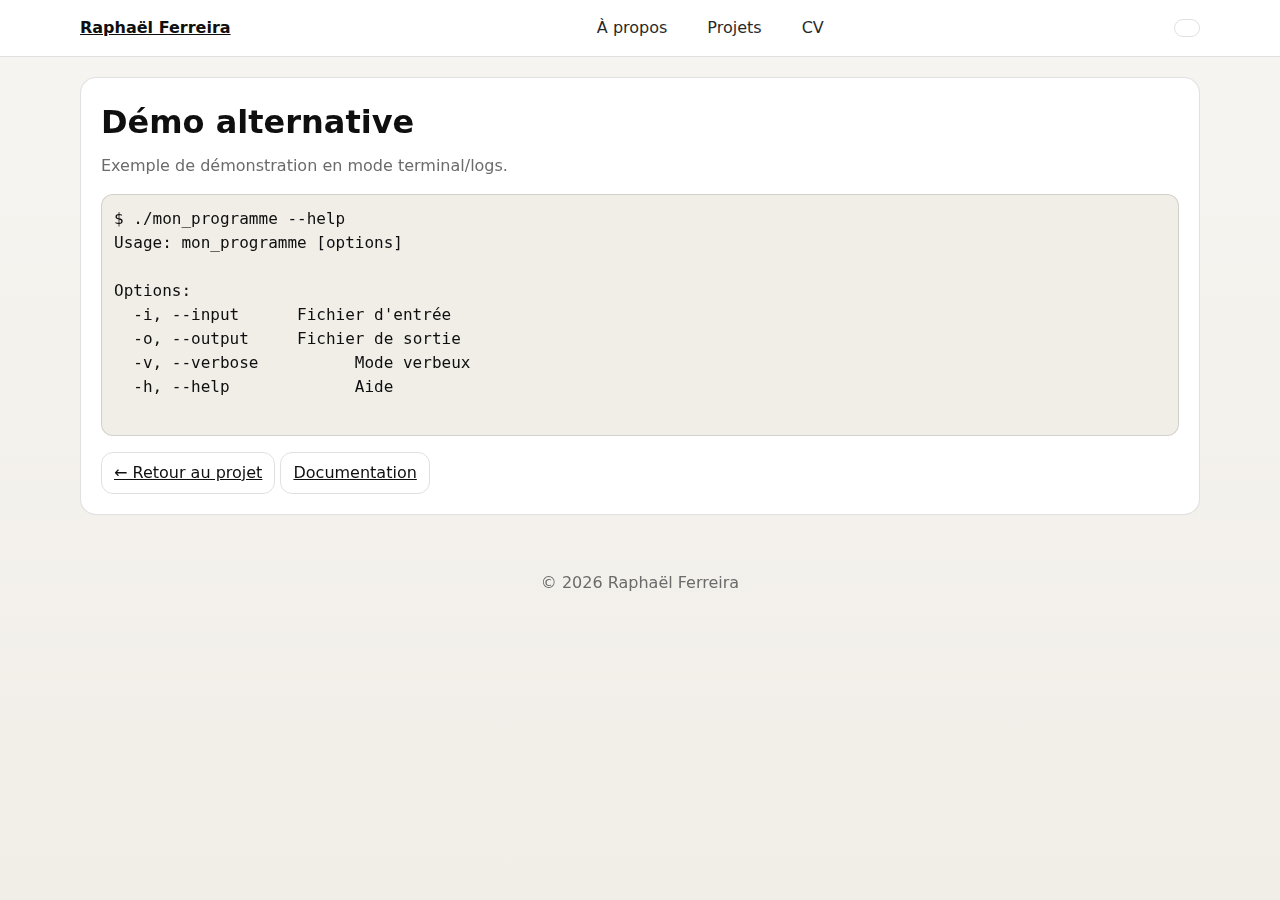
<file: ressourcess/public/projects/libft/live2.html>
<!DOCTYPE html>
<html lang="fr">
  <head>
    <meta charset="utf-8" />
    <meta name="viewport" content="width=device-width, initial-scale=1" />
    <title>Démo 2 — Template</title>
    <meta name="description" content="Seconde page de démonstration (template)." />
    <link rel="stylesheet" href="../../assets/css/styles.css" />
    <link rel="stylesheet" href="../../assets/css/projects.css" />
    <script src="../../assets/js/theme.js" defer></script>
  </head>
  <body>
    <header>
      <div class="container nav">
        <div class="nav-left">
          <a href="/index.html#home" class="brand">Raphaël Ferreira</a>
        </div>
        <nav class="links nav-center" aria-label="Navigation principale">
          <a href="/index.html#about">À propos</a>
          <a href="/index.html#projects">Projets</a>
          <a id="cvLink" href="/cv.html" aria-label="Ouvrir mon CV">CV</a>
        </nav>
        <div class="nav-right" aria-label="Liens sociaux et actions">
          <button id="themeBtn" class="btn ghost" aria-label="Basculer le thème"></button>
        </div>
      </div>
    </header>

    <main class="container pad">
      <div class="card">
        <div class="pad">
          <h1 style="margin: 0 0 8px">Démo alternative</h1>
          <p class="muted" style="margin: 0 0 16px">Exemple de démonstration en mode terminal/logs.</p>

          <pre style="background: var(--bg-soft); border: 1px solid var(--border); border-radius: 12px; padding: 12px; overflow:auto;">
$ ./mon_programme --help
Usage: mon_programme [options]

Options:
  -i, --input <file>     Fichier d'entrée
  -o, --output <file>    Fichier de sortie
  -v, --verbose          Mode verbeux
  -h, --help             Aide
          </pre>

          <div style="margin-top: 16px">
            <a class="btn" href="./index.html">← Retour au projet</a>
            <a class="btn" href="./doc.html">Documentation</a>
          </div>
        </div>
      </div>
    </main>

    <footer>
      <div class="container">© <span id="year"></span> Raphaël Ferreira</div>
    </footer>

    <script>
      document.addEventListener('DOMContentLoaded', () => {
        const y = document.getElementById('year')
        if (y) y.textContent = new Date().getFullYear()
      })
    </script>
  </body>
</html>
</file>
<file: ressourcess/public/assets/css/styles.css>
:root {
  --bg: #f7f5f1; /* perle/crème */
  --bg-soft: #f1eee8;
  --text: #0f0f0f;
  --muted: #6b6b6b;
  --card: #ffffff;
  --border: rgba(0, 0, 0, 0.12);
  --accent: #0f0f0f;
  --accent-contrast: #ffffff;
  --ring: rgba(15, 15, 15, 0.2);
  --link: var(--text);
  --link-hover: var(--ring);
  --header-text: #0f0f0f;
  --header-link: #0f0f0f;
  --header-link-hover: #6d6b6b;
  --icone: #282828;
  /* Couleurs hover spécifiques aux icônes */
  /* GitHub : violet harmonisé avec les liens */
  --icone-github-hover: #986fc1; /* ancien: #333333 */
  --icone-linkedin-hover: #0a66c2;
  --icone-contact-hover: #c2410c;
  /* Flèches carrousel */
  --carousel-arrow-bg: transparent;
  --carousel-arrow-border: var(--border);
  --carousel-arrow-color: var(--text);
  --carousel-arrow-bg-hover: var(--bg-soft);
  --carousel-arrow-color-hover: var(--text);
}
[data-theme='dark'] {
  --bg: #282828;
  --bg-soft: #000000;
  --text: #f3f3f3;
  --muted: #b3b3b3;
  --card: #111111;
  --border: rgba(255, 255, 255, 0.18);
  --accent: #ffffff;
  --accent-contrast: #0a0a0a;
  --ring: rgba(255, 255, 255, 0.25);
  --link: var(--text);
  --link-hover: var(--ring);
  --header-text: #f3f3f3;
  --header-link: #f3f3f3;
  --header-link-hover: #ffffff;
  --icone: #f7f5f1;
  --icone-github-hover: #bfabe7; /* violet clair pour contraste sur fond sombre */
  --icone-linkedin-hover: #4da8ff;
  --icone-contact-hover: #ffb070;
  --carousel-arrow-bg: transparent;
  --carousel-arrow-border: var(--border);
  --carousel-arrow-color: var(--text);
  --carousel-arrow-bg-hover: var(--card);
  --carousel-arrow-color-hover: var(--text);
}
html,
body {
  height: 100%;
}
body {
  margin: 0;
  background: linear-gradient(to bottom, var(--bg), var(--bg-soft));
  color: var(--text);
  font: 16px/1.5 system-ui, -apple-system, Segoe UI, Roboto, Ubuntu, 'Helvetica Neue', Arial, sans-serif;
  -webkit-font-smoothing: antialiased;
}
.container {
  max-width: 1120px;
  margin: 0 auto;
  padding: 0 20px;
}
/* Header */
header {
  position: sticky;
  top: 0;
  z-index: 20;
  background: var(--card);
  border-bottom: 1px solid var(--border);
  backdrop-filter: saturate(1.2) blur(6px);
}

.icon-link {
  width: 48px;
  height: 48px;
  display: inline-flex;
  align-items: center;
  justify-content: center;
  border-radius: 12px;
  background: var(--card);
  border: 1px solid var(--border);
  text-decoration: none !important;
  transition: background 0.25s, transform 0.25s, border-color 0.25s;
}
.icon-link svg {
  width: 60%;
  height: 60%;
  fill: var(--icone);
  transition: fill 0.25s;
}
.icon-link:focus-visible {
  outline: none;
  box-shadow: 0 0 0 3px var(--ring);
}
.social-links {
  display: flex;
  gap: 12px;
}
.icon-link:hover {
  transform: translateY(-3px);
  background: var(--bg-soft);
}
.icon-link.github:hover svg {
  fill: var(--icone-github-hover);
}
.icon-link.linkedin:hover svg {
  fill: var(--icone-linkedin-hover);
}
.icon-link.mail:hover svg {
  fill: var(--icone-contact-hover);
}
[data-theme='dark'] .icon-link {
  background: var(--bg-soft);
}
[data-theme='dark'] .icon-link:hover {
  background: var(--card);
}
.nav {
  display: grid;
  grid-template-columns: auto 1fr auto;
  gap: 24px;
  align-items: center;
  height: 56px;
}
.nav-left {
  display: flex;
  align-items: center;
}
.nav-center {
  display: flex;
  align-items: center;
  justify-content: center;
  gap: 20px;
}
.nav-center > a {
  text-decoration: none;
  font-weight: 500;
}
.nav-right {
  display: flex;
  align-items: center;
  gap: 12px;
}
.nav-right .icon-link {
  width: 40px;
  height: 40px;
}
.brand {
  text-decoration: none;
  color: var(--header-text);
  font-weight: 600;
}
.links a {
  margin-left: 16px;
  text-decoration: none;
  color: var(--header-link) !important;
  opacity: 0.9;
}
.links a:hover {
  color: var(--header-link-hover) !important;
  opacity: 1;
}
header a,
header a:visited {
  color: var(--header-link) !important;
  text-decoration: none;
}
header a:hover {
  color: var(--header-link-hover) !important;
}
/* Global link styling */
body a:not(.icon-link),
body a:not(.icon-link):visited {
  color: var(--link) !important;
  text-decoration: underline;
}
body a:not(.icon-link):hover {
  color: var(--link-hover) !important;
}
/* Navigation centrale : pas de soulignement par défaut, underline animé + état actif */
.nav-center a {
  position: relative;
  text-decoration: none !important;
  color: var(--header-link) !important;
  padding: 4px 2px;
  font-weight: 500;
  line-height: 1.2;
  transition: color 0.25s;
}
.nav-center a::after {
  content: '';
  position: absolute;
  left: 0;
  bottom: 0;
  height: 2px;
  width: 0;
  background: currentColor;
  border-radius: 2px;
  transition: width 0.25s;
}
.nav-center a:hover,
.nav-center a:focus-visible {
  color: var(--link-hover) !important;
}
.nav-center a:hover::after,
.nav-center a:focus-visible::after {
  width: 100%;
}
.nav-center a[aria-current='page'] {
  color: var(--link-hover) !important;
}
.nav-center a[aria-current='page']::after {
  width: 100%;
}
.nav-center a:focus-visible {
  outline: none;
  box-shadow: 0 0 0 3px var(--ring);
  border-radius: 6px;
}
.btn,
button.btn {
  display: inline-flex;
  align-items: center;
  gap: 8px;
  border: 1px solid var(--border);
  border-radius: 12px;
  padding: 8px 12px;
  background: transparent;
  color: var(--text);
  cursor: pointer;
}
.btn.primary {
  background: var(--accent);
  color: var(--accent-contrast);
  border-color: var(--accent);
}
.btn.primary:hover {
  filter: brightness(1.05);
}
.btn.ghost:hover {
  background: rgba(0, 0, 0, 0.06);
}
[data-theme='dark'] .btn.ghost:hover {
  background: rgba(255, 255, 255, 0.08);
}
/* Layout bits */
.grid {
  display: grid;
  gap: 20px;
}
.g-2 {
  grid-template-columns: repeat(2, minmax(0, 1fr));
}
.g-3 {
  grid-template-columns: repeat(3, minmax(0, 1fr));
}
.align-center {
  align-items: center;
}
@media (max-width: 960px) {
  .g-3 {
    grid-template-columns: repeat(2, minmax(0, 1fr));
  }
}
@media (max-width: 620px) {
  .g-2,
  .g-3 {
    grid-template-columns: 1fr;
  }
}
.card {
  border: 1px solid var(--border);
  background: var(--card);
  border-radius: 16px;
}
.pad {
  padding: 20px;
}
.small {
  font-size: 14px;
}
.mb-6 {
  margin-bottom: 6px;
}
.mt-16 {
  margin-top: 16px;
}
.mb-8 {
  margin-bottom: 8px;
}
.mb-16 {
  margin-bottom: 16px;
}
.badge {
  display: inline-block;
  border: 1px solid var(--border);
  border-radius: 999px;
  padding: 6px 10px;
  font-size: 12px;
  background: color-mix(in oklab, var(--card), var(--bg) 30%);
}
/* Hero */
.hero {
  padding: 56px 0 28px;
}
.hero h1 {
  font-size: 32px;
  line-height: 1.15;
  margin: 0 0 8px;
}
.hero p {
  margin: 0;
  opacity: 0.9;
}
.stack {
  display: flex;
  flex-wrap: wrap;
  gap: 8px;
  margin-top: 16px;
}
.cta {
  display: flex;
  gap: 12px;
  margin-top: 24px;
  flex-wrap: wrap;
}
/* About */
section {
  scroll-margin-top: 80px;
  padding: 36px 0;
}
section h2 {
  font-size: 24px;
  margin: 0 0 16px;
}
/* About section - New design inspired by 42 */
.about-grid {
  display: grid;
  grid-template-columns: minmax(0, 1fr);
  gap: 16px;
  margin-bottom: 24px;
}

@media (min-width: 640px) {
  .about-grid {
    grid-template-columns: repeat(2, minmax(0, 1fr));
  }
}

@media (min-width: 1100px) {
  .about-grid {
    grid-template-columns: repeat(4, minmax(0, 1fr));
  }
}

.about-item {
  cursor: pointer;
  transition: transform 0.3s ease;
}

.about-item:hover {
  transform: translateY(-4px);
}

.about-item.active .about-card {
  background: var(--accent);
  color: var(--accent-contrast);
  border-color: var(--accent);
}

.about-item.active .icon {
  background: var(--accent-contrast);
  color: var(--accent);
  border-color: var(--accent-contrast);
}

.about-card {
  background: var(--card);
  border: 1px solid var(--border);
  border-radius: 16px;
  padding: 32px 24px;
  text-align: center;
  transition: all 0.3s ease;
  height: 100%;
  display: flex;
  flex-direction: column;
  align-items: center;
  gap: 12px;
}

.about-card:hover {
  border-color: var(--accent);
  box-shadow: 0 4px 20px var(--ring);
}

.about-card .icon {
  width: 56px;
  height: 56px;
  border-radius: 14px;
  display: grid;
  place-items: center;
  background: color-mix(in oklab, var(--accent) 12%, transparent 90%);
  border: 1px solid color-mix(in oklab, var(--accent) 35%, transparent 65%);
  color: var(--accent);
  transition: all 0.3s ease;
}

.about-card h3 {
  margin: 0;
  font-size: 18px;
  font-weight: 600;
  transition: color 0.3s ease;
}

/* Panel that opens below the cards */
.about-panel {
  max-height: 0;
  overflow: hidden;
  transition: max-height 0.5s ease, margin-top 0.5s ease;
  margin-top: 0;
}

.about-panel.open {
  max-height: 1200px;
  margin-top: 24px;
}

.about-panel-content {
  background: var(--accent);
  color: var(--accent-contrast);
  border-radius: 16px;
  padding: 40px;
  border: 2px solid var(--accent);
  position: relative;
}

[data-theme='dark'] .about-panel-content {
  background: color-mix(in oklab, var(--accent) 95%, var(--bg) 5%);
}

.about-details {
  display: none;
  animation: fadeIn 0.4s ease;
}

.about-details.active {
  display: block;
}

.about-details h3 {
  margin: 0 0 20px 0;
  font-size: 28px;
  font-weight: 700;
}

.about-details p {
  margin: 0 0 16px 0;
  line-height: 1.7;
  font-size: 16px;
}

.about-details ul {
  margin: 16px 0;
  padding-left: 24px;
}

.about-details li {
  margin: 8px 0;
  line-height: 1.7;
}

.about-details blockquote {
  margin: 24px 0 0 0;
  padding: 20px 24px;
  background: color-mix(in oklab, var(--accent-contrast) 8%, transparent 92%);
  border-left: 4px solid var(--accent-contrast);
  border-radius: 8px;
  font-style: italic;
}

[data-theme='dark'] .about-details blockquote {
  background: color-mix(in oklab, var(--bg) 30%, transparent 70%);
  border-left-color: var(--bg);
}

.about-details blockquote p {
  margin: 0 0 12px 0;
  font-size: 15px;
  font-weight: 500;
}

.about-details cite {
  font-size: 13px;
  opacity: 0.85;
  font-style: normal;
  font-weight: 600;
  display: block;
}

@keyframes fadeIn {
  from {
    opacity: 0;
    transform: translateY(-10px);
  }
  to {
    opacity: 1;
    transform: translateY(0);
  }
}

/* Old feature card styles - keep for backwards compatibility if needed */
.feature-list {
  list-style: none;
  margin: 0;
  padding: 0;
  display: grid;
  gap: 20px;
}
@media (min-width: 860px) {
  .feature-list {
    grid-template-columns: repeat(3, minmax(0, 1fr));
  }
}

/* Flip card container */
.feature-card {
  position: relative;
  width: 100%;
  height: 200px;
  perspective: 1000px;
  cursor: pointer;
}

.card-inner {
  position: relative;
  width: 100%;
  height: 100%;
  text-align: center;
  transition: transform 0.6s;
  transform-style: preserve-3d;
}

/* Flip on click - controlled by JavaScript */
.feature-card.flipped .card-inner {
  transform: rotateY(180deg);
}

/* Optional: Flip on hover (controlled by flipOnHover variable) */
.flip-on-hover .feature-card:hover .card-inner {
  transform: rotateY(180deg);
}

.card-front,
.card-back {
  position: absolute;
  width: 100%;
  height: 100%;
  backface-visibility: hidden;
  border-radius: 18px;
  border: 1px solid var(--border);
  padding: 20px 18px 22px;
  display: flex;
  flex-direction: column;
  justify-content: center;
  gap: 4px;
  overflow: hidden;
  isolation: isolate;
}

.card-front {
  background: linear-gradient(to bottom right, color-mix(in oklab, var(--card), var(--bg) 15%), var(--card));
}

.card-back {
  background: var(--card);
  border-color: var(--accent);
  transform: rotateY(180deg);
  text-align: center;
  justify-content: center;
  align-items: center;
}

/* Front card styles */
.card-front::before {
  content: '';
  position: absolute;
  inset: 0;
  background: radial-gradient(
      circle at 20% 15%,
      color-mix(in oklab, var(--accent) 25%, transparent 85%),
      transparent 70%
    ),
    radial-gradient(circle at 85% 80%, color-mix(in oklab, var(--accent) 18%, transparent 90%), transparent 75%);
  opacity: 0.25;
  pointer-events: none;
  mix-blend-mode: overlay;
}

[data-theme='dark'] .card-front::before {
  opacity: 0.35;
}

.feature-card .icon {
  width: 46px;
  height: 46px;
  border-radius: 14px;
  display: grid;
  place-items: center;
  background: color-mix(in oklab, var(--accent) 12%, transparent 90%);
  border: 1px solid color-mix(in oklab, var(--accent) 35%, transparent 65%);
  color: var(--accent);
  margin: 0 auto 8px;
  position: relative;
  z-index: 1;
}

[data-theme='dark'] .feature-card .icon {
  background: color-mix(in oklab, var(--accent) 25%, transparent 80%);
  border-color: color-mix(in oklab, var(--accent) 55%, transparent 45%);
}

.feature-card h3 {
  margin: 0 0 6px;
  font-size: 16px;
  position: relative;
  z-index: 1;
}

.card-front p {
  margin: 0;
  position: relative;
  z-index: 1;
}

/* Back card styles */
.card-back blockquote {
  margin: 0;
  font-style: italic;
  color: var(--text);
  background: color-mix(in oklab, var(--accent), transparent 95%);
  padding: 20px;
  border-radius: 12px;
  border-left: 3px solid var(--accent);
  width: 100%;
  text-align: center;
}

.card-back blockquote p {
  margin: 0 0 16px;
  font-size: 14px;
  line-height: 1.5;
  font-weight: 500;
}

.card-back cite {
  font-size: 12px;
  opacity: 0.9;
  font-style: normal;
  font-weight: 600;
  color: var(--accent);
  display: block;
  margin-top: 8px;
}

/* Hover and focus effects */
.feature-card:hover {
  transform: translateY(-6px);
}

.feature-card:focus {
  outline: none;
  box-shadow: 0 0 0 3px var(--ring);
}

.feature-card:focus-within {
  outline: none;
  box-shadow: 0 0 0 3px var(--ring);
}

/* Click feedback for better UX */
.feature-card:active {
  transform: translateY(-2px);
}

/* Indicate clickable cards */
.feature-card:not(.flip-on-hover .feature-card) {
  cursor: pointer;
}
/* Reveal animation */
.reveal {
  opacity: 0;
  transform: translateY(18px);
  animation: feature-reveal 0.8s forwards;
}
.reveal:nth-child(2) {
  animation-delay: 0.12s;
}
.reveal:nth-child(3) {
  animation-delay: 0.24s;
}
@keyframes feature-reveal {
  to {
    opacity: 1;
    transform: translateY(0);
  }
}
/* Projects */
.tags {
  display: flex;
  gap: 8px;
  flex-wrap: wrap;
  margin-bottom: 16px;
}
.chip {
  border: 1px solid var(--border);
  border-radius: 999px;
  padding: 6px 12px;
  font-size: 14px;
  background: transparent;
  cursor: pointer;
  color: var(--text);
}
.chip.active {
  background: var(--accent);
  color: var(--accent-contrast);
  border-color: var(--accent);
}
/* Styles pour les cartes de projet */
.card.proj {
  text-decoration: none !important;
  color: inherit !important;
  display: block;
  transition: transform 0.2s ease, box-shadow 0.2s ease;
}

.card.proj:hover {
  transform: translateY(-2px);
  box-shadow: 0 8px 25px rgba(0, 0, 0, 0.1);
  color: inherit !important;
}

[data-theme='dark'] .card.proj:hover {
  box-shadow: 0 8px 25px rgba(0, 0, 0, 0.3);
}

.proj h3 {
  display: flex;
  align-items: center;
  gap: 8px;
  margin: 0 0 6px;
  font-size: 16px;
}
.thumb {
  width: 100%;
  height: 220px;
  border: 1px solid var(--border);
  border-radius: 14px;
  margin-bottom: 12px;
  background-size: cover;
  background-position: center center;
  background-repeat: no-repeat;
  background-color: var(--bg-soft);
  /* Fallback background pour le thème clair */
  background-image: radial-gradient(35% 50% at 30% 20%, rgba(0, 0, 0, 0.05), transparent 60%),
    radial-gradient(35% 50% at 80% 0%, rgba(0, 0, 0, 0.04), transparent 55%),
    linear-gradient(135deg, rgba(0, 0, 0, 0.03), transparent);
}
@media (min-width: 900px) {
  .thumb {
    height: 260px;
  }
}
[data-theme='dark'] .thumb {
  background-color: var(--bg-soft);
  background-image: radial-gradient(35% 50% at 30% 20%, rgba(255, 255, 255, 0.08), transparent 60%),
    radial-gradient(35% 50% at 80% 0%, rgba(255, 255, 255, 0.06), transparent 55%),
    linear-gradient(135deg, rgba(255, 255, 255, 0.03), transparent);
}
.proj-tags {
  display: flex;
  gap: 8px;
  flex-wrap: wrap;
  margin-top: 10px;
}
.pager {
  display: flex;
  justify-content: center;
  gap: 6px;
  margin-top: 12px;
}
.dot {
  width: 10px;
  height: 10px;
  border-radius: 999px;
  background: color-mix(in oklab, var(--text), transparent 70%);
  border: none;
}
.dot.active {
  background: var(--text);
}
.arrows {
  position: relative;
}
.arrows .left,
.arrows .right {
  position: absolute;
  top: 50%;
  transform: translateY(-50%);
  width: 36px;
  height: 36px;
  border-radius: 10px;
  border: 1px solid var(--carousel-arrow-border);
  background: var(--carousel-arrow-bg);
  color: var(--carousel-arrow-color);
  display: grid;
  place-items: center;
  cursor: pointer;
  transition: background 0.25s, color 0.25s, border-color 0.25s, transform 0.25s;
}
.arrows .left:hover,
.arrows .right:hover {
  background: var(--carousel-arrow-bg-hover);
  color: var(--carousel-arrow-color-hover);
  transform: translateY(-50%) scale(1.05);
}
.arrows .left:focus-visible,
.arrows .right:focus-visible {
  outline: none;
  box-shadow: 0 0 0 3px var(--ring);
}
.arrows .left {
  left: -10px;
}
.arrows .right {
  right: -10px;
}
/* Mode mobile: on masque les flèches et on transforme la grille en carrousel scroll */
@media (max-width: 639px) {
  .arrows > button {
    display: none;
  }
  /* Force hide when JS toggles the no-arrows class (useful if other rules conflict) */
  .arrows.no-arrows > button {
    display: none !important;
  }
  #grid.grid.g-3 {
    display: flex;
    overflow-x: auto;
    -webkit-overflow-scrolling: touch;
    gap: 16px;
    scroll-snap-type: x mandatory;
    padding: 4px 4px 12px;
    scrollbar-width: none;
  }
  #grid.grid.g-3::-webkit-scrollbar {
    display: none;
  }
  #grid.grid.g-3 > * {
    flex: 0 0 80%;
    scroll-snap-align: start;
  }
  /* Indicateurs visuels de scroll (gradient bords) */
  .arrows {
    position: relative;
  }
  .arrows::after {
    content: '';
    position: absolute;
    inset: 0;
    pointer-events: none;
    background: linear-gradient(90deg, var(--bg) 0%, transparent 10%) left,
      linear-gradient(-90deg, var(--bg) 0%, transparent 10%) right;
    background-size: 32px 100%, 32px 100%;
    background-repeat: no-repeat;
    opacity: 0.8;
  }
  [data-theme='dark'] .arrows::after {
    background: linear-gradient(90deg, var(--bg) 0%, transparent 10%) left,
      linear-gradient(-90deg, var(--bg) 0%, transparent 10%) right;
  }
  .pager {
    display: none;
  }
}
/* (Suppression de la règle de masquage large: on ne cache que sous 640px) */
/* Contact */
.row {
  display: grid;
  gap: 10px;
}
.row2 {
  grid-template-columns: 1fr 1fr;
}
@media (max-width: 540px) {
  .row2 {
    grid-template-columns: 1fr;
  }
}
input,
textarea {
  width: 100%;
  border: 1px solid var(--border);
  background: var(--card);
  color: var(--text);
  border-radius: 12px;
  padding: 10px 12px;
  font: inherit;
}
input:focus,
textarea:focus {
  outline: none;
  box-shadow: 0 0 0 3px var(--ring);
}
small {
  color: var(--muted);
}
footer {
  padding: 36px 0;
  text-align: center;
  color: var(--muted);
}
.smooth {
  scroll-behavior: smooth;
}
.muted {
  color: var(--muted);
}
.full {
  grid-column: 1/-1;
}
@media (max-width: 820px) {
  .nav {
    grid-template-columns: 1fr auto;
    grid-template-areas:
      'left right'
      'center center';
    row-gap: 8px;
  }
  .nav-left {
    grid-area: left;
  }
  .nav-right {
    grid-area: right;
  }
  .nav-center {
    grid-area: center;
    order: 3;
  }
}
@media (max-width: 560px) {
  .nav-center {
    gap: 12px;
    font-size: 14px;
  }
  .nav-right .icon-link {
    width: 36px;
    height: 36px;
  }
}
</file>
<file: ressourcess/public/assets/css/projects.css>
/* Styles partagés pour les pages projets (garder la DA actuelle) */

/* Mise en page hero */
.project-hero {
  display: grid;
  gap: 16px;
  margin: 24px 0;
}
.project-cover {
  width: 25%;
  height: 220px;
  border-radius: 16px;
  background-color: var(--bg-soft);
  border: 1px solid var(--border);
  background-size: cover;
  background-position: center;
  background-repeat: no-repeat;
  overflow: hidden;
}
/* Variante carrée optionnelle */
.project-cover.square {
  aspect-ratio: 1 / 1;
  height: auto;
}
@media (min-width: 900px) {
  .project-hero {
    grid-template-columns: 1.2fr 1fr;
  }
  .project-cover {
    height: 260px;
  }
}
.project-meta {
  opacity: 0.85;
  font-size: 0.95rem;
}
.project-actions {
  display: flex;
  gap: 12px;
  flex-wrap: wrap;
  margin-top: 8px;
}

.section {
  margin: 28px 0;
}

/* Galerie / En voir plus */
.gallery {
  display: grid;
  gap: 12px;
}
.gallery img {
  width: 100%;
  height: 220px;
  object-fit: cover;
  border: 1px solid var(--border);
  border-radius: 12px;
}
@media (min-width: 800px) {
  .gallery {
    grid-template-columns: repeat(3, minmax(0, 1fr));
  }
  .gallery img {
    height: 180px;
  }
}

/* KPI */
.kpi {
  display: flex;
  gap: 16px;
  flex-wrap: wrap;
  margin: 6px 0;
}
.kpi span {
  padding: 6px 10px;
  border: 1px solid var(--border);
  border-radius: 999px;
  opacity: 0.9;
}

/* Utilitaires */
.hidden {
  display: none !important;
}

/* ---- Documentation: TOC + Code blocks ---- */
.doc-toc {
  border: 1px solid var(--border);
  border-radius: 12px;
  background: var(--card);
  padding: 12px;
  margin: 16px 0 24px;
}
.doc-toc h2 {
  font-size: 1rem;
  margin: 0 0 8px;
}
.doc-toc .toc-list {
  list-style: none;
  margin: 0;
  padding: 0;
}
.doc-toc .toc-list > li {
  margin: 6px 0;
}
.doc-toc .toc-list a {
  color: var(--link);
}
.doc-toc .toc-list a:hover {
  color: var(--link-hover);
}
.doc-toc .toc-list.nested {
  margin-left: 16px;
}

.code-block {
  position: relative;
  border: 1px solid var(--border);
  border-radius: 12px;
  overflow: hidden;
  background: color-mix(in oklab, var(--bg-soft), var(--card) 20%);
  margin: 12px 0;
}
.code-block pre {
  margin: 0;
  padding: 12px 14px;
  overflow: auto;
}
.copy-btn {
  position: absolute;
  top: 8px;
  right: 8px;
  padding: 6px 10px;
  font-size: 0.85rem;
  border: 1px solid var(--border);
  border-radius: 8px;
  background: var(--card);
  color: var(--text);
  cursor: pointer;
}
.copy-btn:hover {
  filter: brightness(1.05);
}
.copy-btn.copied {
  background: var(--accent);
  color: white;
  border-color: var(--accent);
}
</file>
